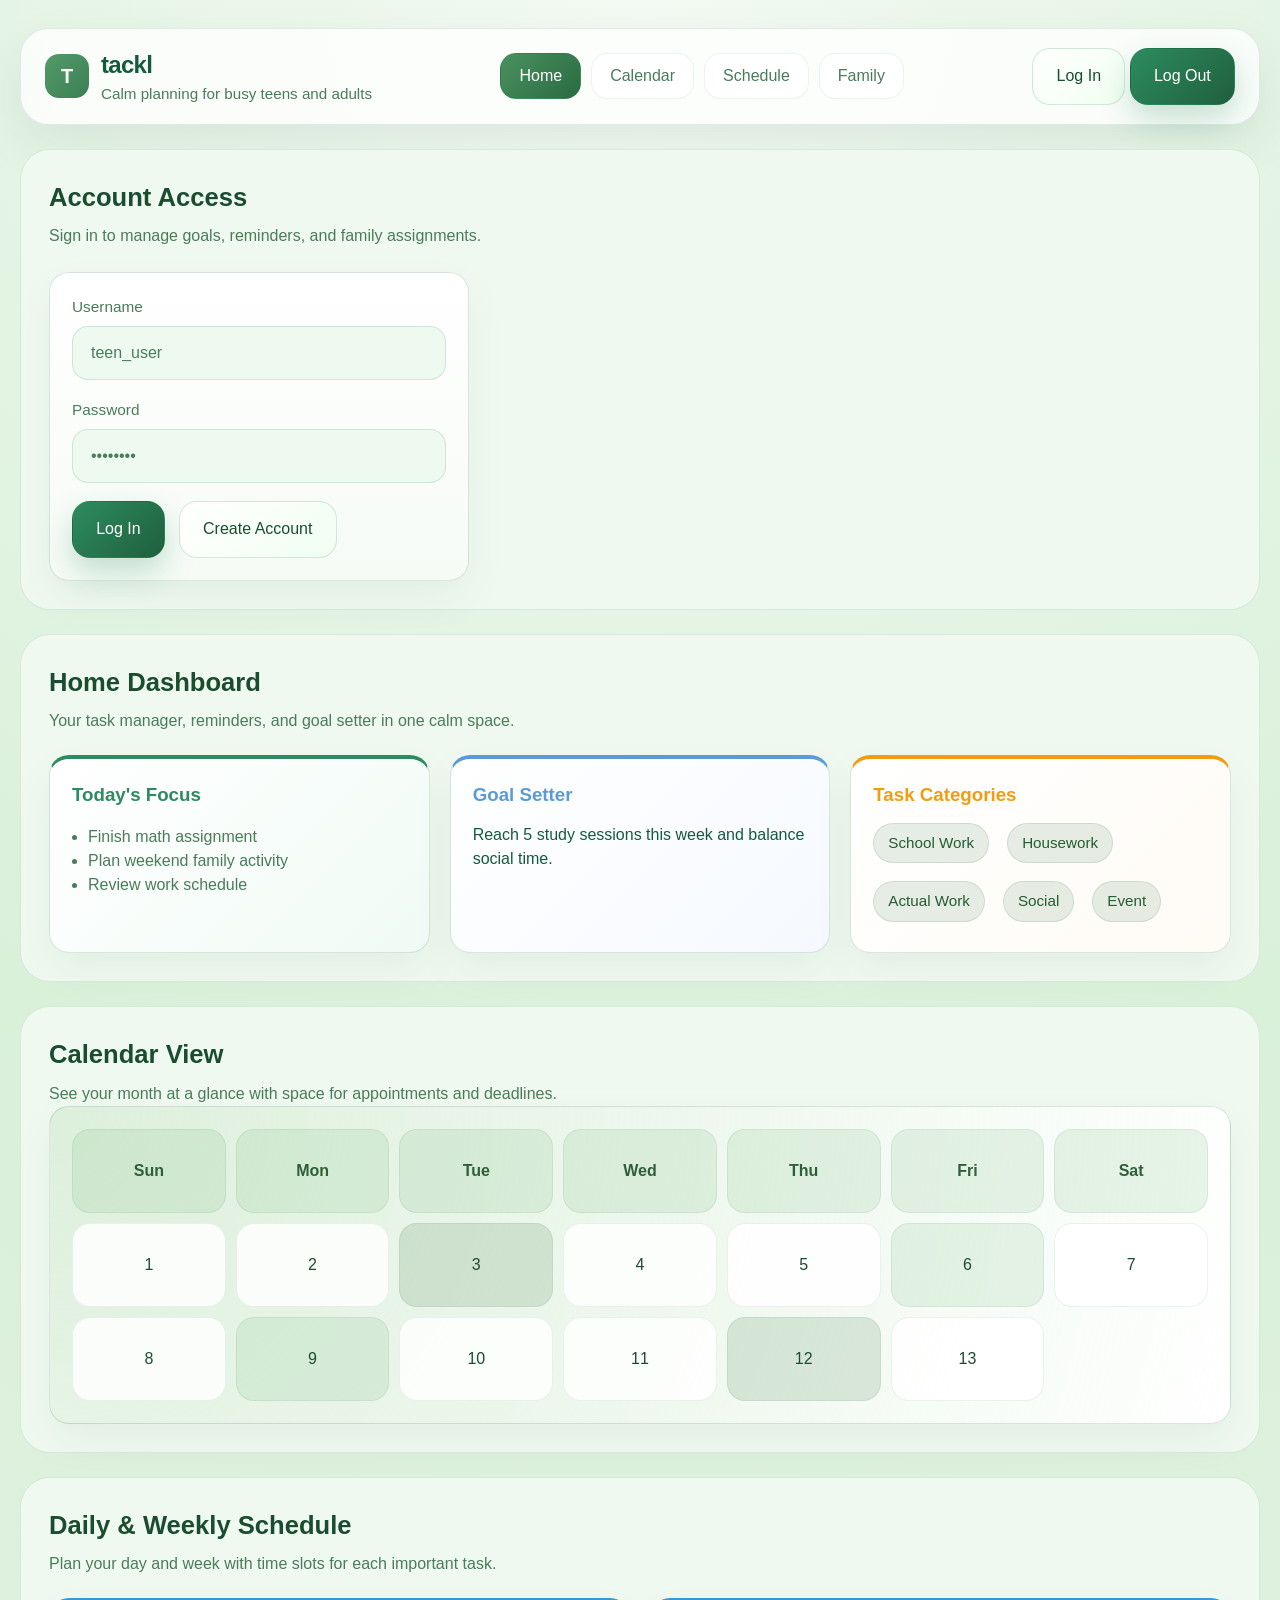
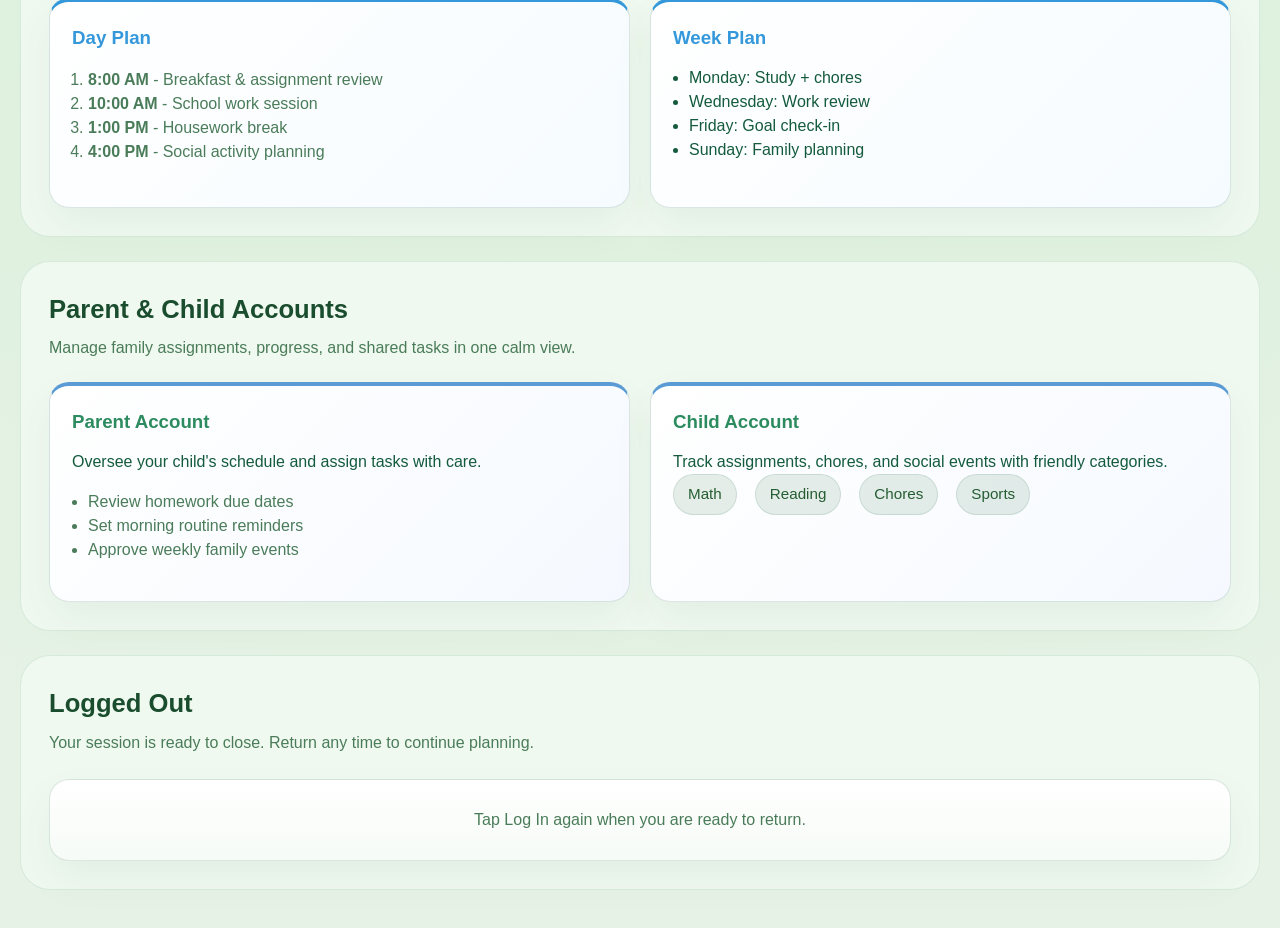
<file: index.html>
<!DOCTYPE html>
<html lang="en">
<head>
  <meta charset="UTF-8">
  <meta name="viewport" content="width=device-width, initial-scale=1.0">
  <title>Tackl Planner</title>
  <link rel="stylesheet" href="css/base.css">
  <link rel="stylesheet" href="css/theme.css">
  <link rel="stylesheet" href="css/layout.css">
  <link rel="stylesheet" href="css/windows.css">
  <link rel="stylesheet" href="css/buttons.css">
  <link rel="stylesheet" href="css/tabs.css">
</head>
<body>
  <div class="app-window">
    <header class="top-bar">
      <div class="brand">
        <span class="brand-mark">T</span>
        <div>
          <h1>tackl</h1>
          <p>Calm planning for busy teens and adults</p>
        </div>
      </div>
      <nav class="nav-tabs">
        <a href="#home" class="tab active">Home</a>
        <a href="#calendar" class="tab">Calendar</a>
        <a href="#schedule" class="tab">Schedule</a>
        <a href="#family" class="tab">Family</a>
      </nav>
      <div class="actions">
        <a href="#login" class="button button-secondary">Log In</a>
        <a href="#logout" class="button button-primary">Log Out</a>
      </div>
    </header>

    <main class="content">
      <section id="login" class="section window-panel">
        <div class="panel-header">
          <h2>Account Access</h2>
          <p>Sign in to manage goals, reminders, and family assignments.</p>
        </div>
        <div class="panel-body">
          <div class="card login-card">
            <div class="input-group">
              <label>Username</label>
              <div class="input-field">teen_user</div>
            </div>
            <div class="input-group">
              <label>Password</label>
              <div class="input-field">••••••••</div>
            </div>
            <div class="button-row">
              <a class="button button-primary">Log In</a>
              <a class="button button-secondary">Create Account</a>
            </div>
          </div>
        </div>
      </section>

      <section id="home" class="section window-panel">
        <div class="panel-header">
          <h2>Home Dashboard</h2>
          <p>Your task manager, reminders, and goal setter in one calm space.</p>
        </div>
        <div class="panel-grid">
          <article class="card task-card">
            <h3>Today's Focus</h3>
            <ul>
              <li>Finish math assignment</li>
              <li>Plan weekend family activity</li>
              <li>Review work schedule</li>
            </ul>
          </article>
          <article class="card goal-card">
            <h3>Goal Setter</h3>
            <p>Reach 5 study sessions this week and balance social time.</p>
          </article>
          <article class="card category-card">
            <h3>Task Categories</h3>
            <div class="chip-list">
              <span class="chip">School Work</span>
              <span class="chip">Housework</span>
              <span class="chip">Actual Work</span>
              <span class="chip">Social</span>
              <span class="chip">Event</span>
            </div>
          </article>
        </div>
      </section>

      <section id="calendar" class="section window-panel">
        <div class="panel-header">
          <h2>Calendar View</h2>
          <p>See your month at a glance with space for appointments and deadlines.</p>
        </div>
        <div class="calendar-card card">
          <div class="calendar-grid">
            <div class="calendar-day header">Sun</div>
            <div class="calendar-day header">Mon</div>
            <div class="calendar-day header">Tue</div>
            <div class="calendar-day header">Wed</div>
            <div class="calendar-day header">Thu</div>
            <div class="calendar-day header">Fri</div>
            <div class="calendar-day header">Sat</div>
            <div class="calendar-day">1</div>
            <div class="calendar-day">2</div>
            <div class="calendar-day event">3</div>
            <div class="calendar-day">4</div>
            <div class="calendar-day">5</div>
            <div class="calendar-day task">6</div>
            <div class="calendar-day">7</div>
            <div class="calendar-day">8</div>
            <div class="calendar-day task">9</div>
            <div class="calendar-day">10</div>
            <div class="calendar-day">11</div>
            <div class="calendar-day event">12</div>
            <div class="calendar-day">13</div>
          </div>
        </div>
      </section>

      <section id="schedule" class="section window-panel">
        <div class="panel-header">
          <h2>Daily & Weekly Schedule</h2>
          <p>Plan your day and week with time slots for each important task.</p>
        </div>
        <div class="schedule-grid">
          <div class="card schedule-card">
            <h3>Day Plan</h3>
            <ol>
              <li><strong>8:00 AM</strong> - Breakfast & assignment review</li>
              <li><strong>10:00 AM</strong> - School work session</li>
              <li><strong>1:00 PM</strong> - Housework break</li>
              <li><strong>4:00 PM</strong> - Social activity planning</li>
            </ol>
          </div>
          <div class="card schedule-card">
            <h3>Week Plan</h3>
            <ul>
              <li>Monday: Study + chores</li>
              <li>Wednesday: Work review</li>
              <li>Friday: Goal check-in</li>
              <li>Sunday: Family planning</li>
            </ul>
          </div>
        </div>
      </section>

      <section id="family" class="section window-panel">
        <div class="panel-header">
          <h2>Parent & Child Accounts</h2>
          <p>Manage family assignments, progress, and shared tasks in one calm view.</p>
        </div>
        <div class="panel-grid family-grid">
          <article class="card family-card">
            <h3>Parent Account</h3>
            <p>Oversee your child's schedule and assign tasks with care.</p>
            <ul>
              <li>Review homework due dates</li>
              <li>Set morning routine reminders</li>
              <li>Approve weekly family events</li>
            </ul>
          </article>
          <article class="card family-card">
            <h3>Child Account</h3>
            <p>Track assignments, chores, and social events with friendly categories.</p>
            <div class="chip-list">
              <span class="chip">Math</span>
              <span class="chip">Reading</span>
              <span class="chip">Chores</span>
              <span class="chip">Sports</span>
            </div>
          </article>
        </div>
      </section>

      <section id="logout" class="section window-panel">
        <div class="panel-header">
          <h2>Logged Out</h2>
          <p>Your session is ready to close. Return any time to continue planning.</p>
        </div>
        <div class="panel-body">
          <div class="card logout-card">
            <p>Tap Log In again when you are ready to return.</p>
          </div>
        </div>
      </section>
    </main>
  </div>
</body>
</html>
</file>
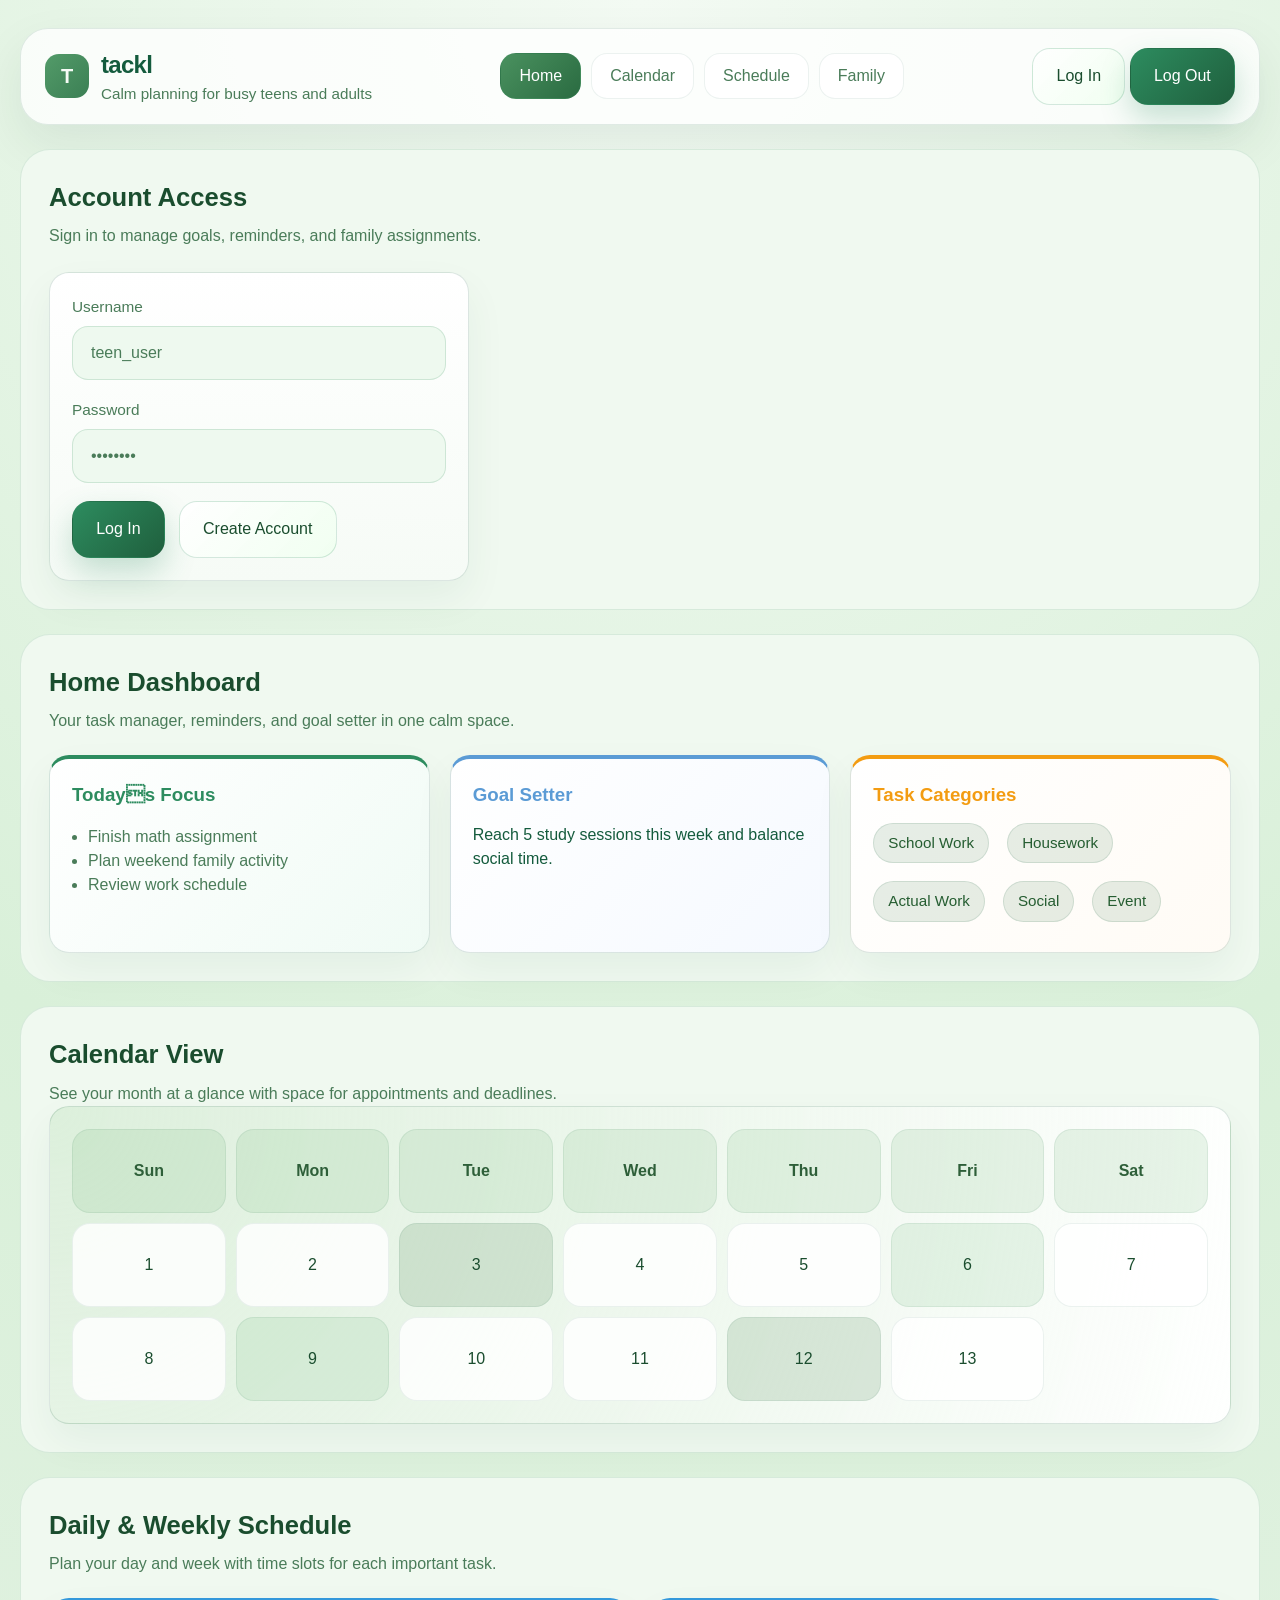
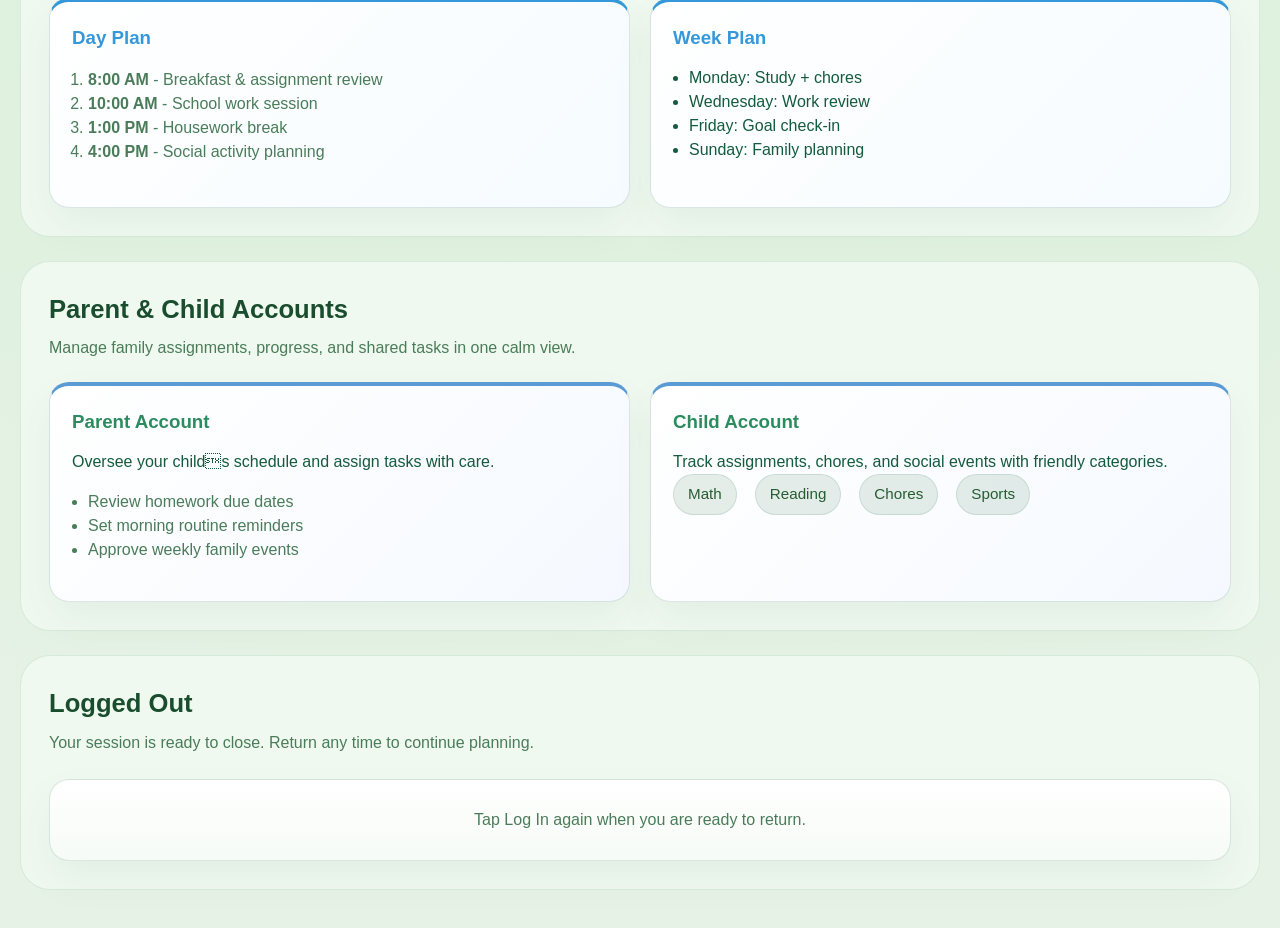
<file: index-static.html>
<!DOCTYPE html>
<html lang="en">
<head>
  <meta charset="UTF-8">
  <meta name="viewport" content="width=device-width, initial-scale=1.0">
  <title>Tackl Planner</title>
  <link rel="stylesheet" href="css/base.css">
  <link rel="stylesheet" href="css/theme.css">
  <link rel="stylesheet" href="css/layout.css">
  <link rel="stylesheet" href="css/windows.css">
  <link rel="stylesheet" href="css/buttons.css">
  <link rel="stylesheet" href="css/tabs.css">
</head>
<body>
  <div class="app-window">
    <header class="top-bar">
      <div class="brand">
        <span class="brand-mark">T</span>
        <div>
          <h1>tackl</h1>
          <p>Calm planning for busy teens and adults</p>
        </div>
      </div>
      <nav class="nav-tabs">
        <a href="#home" class="tab active">Home</a>
        <a href="#calendar" class="tab">Calendar</a>
        <a href="#schedule" class="tab">Schedule</a>
        <a href="#family" class="tab">Family</a>
      </nav>
      <div class="actions">
        <a href="#login" class="button button-secondary">Log In</a>
        <a href="#logout" class="button button-primary">Log Out</a>
      </div>
    </header>

    <main class="content">
      <section id="login" class="section window-panel">
        <div class="panel-header">
          <h2>Account Access</h2>
          <p>Sign in to manage goals, reminders, and family assignments.</p>
        </div>
        <div class="panel-body">
          <div class="card login-card">
            <div class="input-group">
              <label>Username</label>
              <div class="input-field">teen_user</div>
            </div>
            <div class="input-group">
              <label>Password</label>
              <div class="input-field">••••••••</div>
            </div>
            <div class="button-row">
              <a class="button button-primary">Log In</a>
              <a class="button button-secondary">Create Account</a>
            </div>
          </div>
        </div>
      </section>

      <section id="home" class="section window-panel">
        <div class="panel-header">
          <h2>Home Dashboard</h2>
          <p>Your task manager, reminders, and goal setter in one calm space.</p>
        </div>
        <div class="panel-grid">
          <article class="card task-card">
            <h3>Todays Focus</h3>
            <ul>
              <li>Finish math assignment</li>
              <li>Plan weekend family activity</li>
              <li>Review work schedule</li>
            </ul>
          </article>
          <article class="card goal-card">
            <h3>Goal Setter</h3>
            <p>Reach 5 study sessions this week and balance social time.</p>
          </article>
          <article class="card category-card">
            <h3>Task Categories</h3>
            <div class="chip-list">
              <span class="chip">School Work</span>
              <span class="chip">Housework</span>
              <span class="chip">Actual Work</span>
              <span class="chip">Social</span>
              <span class="chip">Event</span>
            </div>
          </article>
        </div>
      </section>

      <section id="calendar" class="section window-panel">
        <div class="panel-header">
          <h2>Calendar View</h2>
          <p>See your month at a glance with space for appointments and deadlines.</p>
        </div>
        <div class="calendar-card card">
          <div class="calendar-grid">
            <div class="calendar-day header">Sun</div>
            <div class="calendar-day header">Mon</div>
            <div class="calendar-day header">Tue</div>
            <div class="calendar-day header">Wed</div>
            <div class="calendar-day header">Thu</div>
            <div class="calendar-day header">Fri</div>
            <div class="calendar-day header">Sat</div>
            <div class="calendar-day">1</div>
            <div class="calendar-day">2</div>
            <div class="calendar-day event">3</div>
            <div class="calendar-day">4</div>
            <div class="calendar-day">5</div>
            <div class="calendar-day task">6</div>
            <div class="calendar-day">7</div>
            <div class="calendar-day">8</div>
            <div class="calendar-day task">9</div>
            <div class="calendar-day">10</div>
            <div class="calendar-day">11</div>
            <div class="calendar-day event">12</div>
            <div class="calendar-day">13</div>
          </div>
        </div>
      </section>

      <section id="schedule" class="section window-panel">
        <div class="panel-header">
          <h2>Daily & Weekly Schedule</h2>
          <p>Plan your day and week with time slots for each important task.</p>
        </div>
        <div class="schedule-grid">
          <div class="card schedule-card">
            <h3>Day Plan</h3>
            <ol>
              <li><strong>8:00 AM</strong> - Breakfast & assignment review</li>
              <li><strong>10:00 AM</strong> - School work session</li>
              <li><strong>1:00 PM</strong> - Housework break</li>
              <li><strong>4:00 PM</strong> - Social activity planning</li>
            </ol>
          </div>
          <div class="card schedule-card">
            <h3>Week Plan</h3>
            <ul>
              <li>Monday: Study + chores</li>
              <li>Wednesday: Work review</li>
              <li>Friday: Goal check-in</li>
              <li>Sunday: Family planning</li>
            </ul>
          </div>
        </div>
      </section>

      <section id="family" class="section window-panel">
        <div class="panel-header">
          <h2>Parent & Child Accounts</h2>
          <p>Manage family assignments, progress, and shared tasks in one calm view.</p>
        </div>
        <div class="panel-grid family-grid">
          <article class="card family-card">
            <h3>Parent Account</h3>
            <p>Oversee your childs schedule and assign tasks with care.</p>
            <ul>
              <li>Review homework due dates</li>
              <li>Set morning routine reminders</li>
              <li>Approve weekly family events</li>
            </ul>
          </article>
          <article class="card family-card">
            <h3>Child Account</h3>
            <p>Track assignments, chores, and social events with friendly categories.</p>
            <div class="chip-list">
              <span class="chip">Math</span>
              <span class="chip">Reading</span>
              <span class="chip">Chores</span>
              <span class="chip">Sports</span>
            </div>
          </article>
        </div>
      </section>

      <section id="logout" class="section window-panel">
        <div class="panel-header">
          <h2>Logged Out</h2>
          <p>Your session is ready to close. Return any time to continue planning.</p>
        </div>
        <div class="panel-body">
          <div class="card logout-card">
            <p>Tap Log In again when you are ready to return.</p>
          </div>
        </div>
      </section>
    </main>
  </div>
</body>
</html>
</file>
<file: css/base.css>
:root {
  color-scheme: light;
  font-family: Inter, 'Segoe UI', sans-serif;
  line-height: 1.5;
  background-color: #eaf5ea;
  color: #145b3d;
}

* {
  box-sizing: border-box;
}

html, body {
  margin: 0;
  min-height: 100%;
}

body {
  background: radial-gradient(circle at top, #f3faf3 0%, #d9f0d9 45%, #e7f2e7 100%);
}

img, svg {
  display: block;
  max-width: 100%;
}

button, a {
  text-decoration: none;
}

h1, h2, h3, p, ul, ol {
  margin: 0;
}

ul, ol {
  padding-left: 1rem;
}

button, .button {
  font: inherit;
}
</file>
<file: css/theme.css>
/* Theme variables represent the calming green palette with vibrant accents. */
:root {
  --bg-primary: #f3faf3;
  --bg-surface: #ffffff;
  --bg-soft: #d9f0d9;
  --panel: #f0f9f0;
  --border: rgba(20, 91, 61, 0.15);
  --text-primary: #1a4d2e;
  --text-secondary: #4a7c59;
  --accent: #2d8c5f;
  --accent-soft: #76bf7f;
  --accent-bright: #00d084;
  --secondary: #5b9bd5;
  --secondary-soft: #a8d5f7;
  --warning: #f39c12;
  --success: #27ae60;
  --info: #3498db;
  --shadow: 0 20px 50px rgba(18, 55, 33, 0.08);
  --shadow-soft: 0 4px 12px rgba(18, 55, 33, 0.04);
}

/* Encapsulation: component objects keep their own layout and visual style. */
.component {
  background: var(--bg-surface);
  border: 1px solid var(--border);
  border-radius: 24px;
  box-shadow: var(--shadow);
}

.card {
  background: var(--bg-surface);
  border: 1px solid var(--border);
  border-radius: 20px;
  padding: 22px;
  box-shadow: 0 18px 40px rgba(24, 81, 46, 0.06);
}

.window-panel {
  background: var(--panel);
  border: 1px solid rgba(58, 143, 95, 0.14);
}

.panel-header h2 {
  color: var(--text-primary);
  font-size: clamp(1.35rem, 2vw, 1.8rem);
}

.panel-header p {
  color: var(--text-secondary);
  margin-top: 0.5rem;
}

.input-field {
  background: #eef9ef;
  border: 1px solid rgba(58, 143, 95, 0.18);
  border-radius: 16px;
  color: var(--text-secondary);
  padding: 14px 18px;
}

.chip {
  display: inline-flex;
  align-items: center;
  padding: 9px 14px;
  border-radius: 999px;
  background: rgba(58, 143, 95, 0.12);
  color: #1f5c3d;
  margin: 0 0.5rem 0.5rem 0;
  font-size: 0.95rem;
}

.task-card h3,
.goal-card h3,
.category-card h3,
.schedule-card h3,
.family-card h3,
.logout-card h3 {
  margin-bottom: 0.85rem;
  color: var(--accent);
}

.task-card h3 {
  color: var(--accent);
}

.goal-card h3,
.workload-card h3 {
  color: var(--secondary);
}

.category-card h3 {
  color: var(--warning);
}

.schedule-card h3 {
  color: var(--info);
}

.quote-card h3 {
  color: var(--accent-bright);
}

.task-card ul,
.schedule-card ol,
.family-card ul {
  color: var(--text-secondary);
  margin-top: 1rem;
}
</file>
<file: css/layout.css>
body {
  min-height: 100vh;
}

.app-window {
  max-width: 1320px;
  margin: 0 auto;
  padding: 28px 20px 38px;
}

.top-bar {
  display: flex;
  flex-wrap: wrap;
  gap: 16px;
  align-items: center;
  justify-content: space-between;
  padding: 18px 24px;
  background: rgba(255, 255, 255, 0.78);
  border-radius: 28px;
  border: 1px solid rgba(20, 91, 61, 0.12);
  box-shadow: 0 20px 50px rgba(18, 55, 33, 0.08);
}

.app-layout {
  display: grid;
  grid-template-columns: 280px minmax(0, 1fr);
  gap: 24px;
  align-items: start;
  margin-top: 24px;
}

.main-column {
  display: flex;
  flex-direction: column;
  gap: 24px;
}

.sidebar {
  position: sticky;
  top: 20px;
  align-self: start;
  display: grid;
  gap: 20px;
  padding: 24px;
  border-radius: 28px;
  background: rgba(255, 255, 255, 0.92);
  border: 1px solid rgba(20, 91, 61, 0.12);
  box-shadow: 0 24px 40px rgba(18, 55, 33, 0.06);
}

.sidebar-brand {
  display: flex;
  align-items: center;
  gap: 12px;
}

.sidebar-brand h2 {
  margin: 0;
  font-size: 1.05rem;
}

.sidebar-brand p {
  margin: 0;
  color: var(--text-secondary);
  font-size: 0.95rem;
}

.sidebar-nav {
  display: grid;
  gap: 16px;
}

.sidebar-link {
  display: inline-flex;
  align-items: center;
  padding: 12px 16px;
  border-radius: 18px;
  color: var(--text-secondary);
  background: rgba(255, 255, 255, 0.92);
  border: 1px solid rgba(45, 140, 95, 0.12);
  text-decoration: none;
  transition: all 0.25s ease;
  border-left: 4px solid transparent;
}

.sidebar-link.active {
  color: #ffffff;
  background: linear-gradient(135deg, #4a915f, #2a6b41);
  border-color: rgba(58, 143, 95, 0.22);
  border-left-color: var(--accent-bright);
}

.sidebar-link:hover {
  background: linear-gradient(135deg, rgba(76, 191, 127, 0.1), rgba(45, 140, 95, 0.08));
  border-left-color: var(--accent);
}

.sidebar-footer {
  display: grid;
  gap: 12px;
  padding-top: 14px;
  border-top: 1px solid rgba(20, 91, 61, 0.08);
}

.sidebar-footer .account-badge {
  display: inline-block;
  color: var(--text-secondary);
}

.sidebar-logout {
  justify-self: start;
}

.brand {
  display: flex;
  align-items: center;
  gap: 12px;
}

.brand-mark {
  width: 44px;
  height: 44px;
  display: grid;
  place-items: center;
  border-radius: 14px;
  background: linear-gradient(135deg, #539b69, #3b7f54);
  color: #f6fcf6;
  font-size: 1.25rem;
  font-weight: 700;
}

.brand h1 {
  font-size: 1.5rem;
  letter-spacing: -0.03em;
  text-transform: lowercase;
}

.brand p {
  color: var(--text-secondary);
  font-size: 0.95rem;
}

.content {
  margin-top: 24px;
  display: grid;
  gap: 24px;
}

.section {
  padding: 26px;
  border-radius: 28px;
}

.panel-body,
.panel-grid,
.schedule-grid,
.family-grid {
  margin-top: 22px;
}

.panel-grid {
  display: grid;
  grid-template-columns: repeat(3, minmax(220px, 1fr));
  gap: 20px;
}

.schedule-grid,
.family-grid {
  display: grid;
  grid-template-columns: repeat(2, minmax(260px, 1fr));
  gap: 20px;
}

.login-card {
  display: grid;
  gap: 18px;
  max-width: 420px;
}

.input-group {
  display: grid;
  gap: 0.5rem;
}

.input-group label {
  color: var(--text-secondary);
  font-size: 0.96rem;
}

.button-row {
  display: flex;
  flex-wrap: wrap;
  gap: 14px;
}

.checkbox-row {
  display: flex;
  flex-wrap: wrap;
  gap: 12px;
}

.checkbox-label {
  display: inline-flex;
  align-items: center;
  gap: 8px;
  padding: 10px 14px;
  border-radius: 16px;
  background: rgba(82, 138, 90, 0.12);
  border: 1px solid rgba(20, 91, 61, 0.12);
  cursor: pointer;
  color: var(--text-secondary);
  font-size: 0.95rem;
}

.workload-card .gauge {
  height: 18px;
  border-radius: 999px;
  background: linear-gradient(90deg, rgba(45, 140, 95, 0.1), rgba(91, 155, 213, 0.1));
  overflow: hidden;
  margin: 18px 0;
  border: 1px solid rgba(45, 140, 95, 0.15);
}

.workload-card .gauge-fill {
  width: 0;
  height: 100%;
  background: linear-gradient(90deg, #00d084, #5b9bd5, #3a8f5f);
  transition: width 0.3s ease;
  box-shadow: 0 0 8px rgba(0, 208, 132, 0.4);
}

.workload-card .workload-text {
  margin-top: 0;
  color: var(--text-secondary);
}

.task-list {
  display: grid;
  gap: 12px;
  margin-top: 16px;
}

.task-item {
  padding: 14px 16px;
  border-radius: 20px;
  background: linear-gradient(135deg, #ffffff 0%, #f5fdf5 100%);
  border: 1px solid rgba(45, 140, 95, 0.15);
  border-left: 4px solid var(--accent);
}

.task-item.completed,
.time-task.completed {
  opacity: 0.78;
  border-left-color: rgba(200, 200, 200, 0.5);
}

.task-item.completed strong,
.time-task.completed strong {
  display: block;
  margin-bottom: 4px;
  text-decoration: line-through;
}

.task-item strong,
.time-task strong {
  display: block;
  margin-bottom: 4px;
}

.task-actions {
  display: flex;
  flex-wrap: wrap;
  gap: 10px;
  margin-top: 10px;
}

.today-task-window {
  grid-column: span 2;
  padding: 22px;
  background: linear-gradient(135deg, rgba(45, 140, 95, 0.06), rgba(76, 191, 127, 0.08));
  border: 2px solid rgba(45, 140, 95, 0.2);
  border-left: 6px solid var(--accent-bright);
  border-radius: 24px;
  box-shadow: 0 18px 40px rgba(24, 81, 46, 0.06);
}

.today-window-header {
  display: grid;
  gap: 10px;
  margin-bottom: 14px;
}

.today-window-header h3 {
  margin: 0;
}

.today-window-header p {
  margin: 0;
  color: var(--text-secondary);
}

.task-action-form {
  margin: 0;
}

.wide-schedule-card {
  grid-column: 1 / -1;
}

.wide-week-schedule {
  display: grid;
  grid-template-columns: repeat(7, minmax(180px, 1fr));
  gap: 14px;
  margin-top: 16px;
  overflow-x: auto;
  padding-bottom: 10px;
}

.wide-week-schedule .day-column {
  background: linear-gradient(135deg, #ffffff 0%, #f5fbf8 100%);
  border: 1px solid rgba(45, 140, 95, 0.2);
  border-top: 3px solid var(--accent-soft);
  border-radius: 20px;
  padding: 16px;
  display: flex;
  flex-direction: column;
  gap: 10px;
  min-height: 160px;
}

.wide-week-schedule .day-column strong {
  display: block;
  font-size: 0.95rem;
  color: var(--accent);
  font-weight: 600;
}

.wide-week-schedule .day-column small {
  display: block;
  color: var(--text-secondary);
  font-size: 0.82rem;
}

.wide-week-schedule .day-task {
  padding: 10px 12px;
  border-radius: 16px;
  background: linear-gradient(135deg, rgba(45, 140, 95, 0.08), rgba(76, 191, 127, 0.06));
  border: 1px solid rgba(45, 140, 95, 0.15);
  border-left: 3px solid var(--accent-bright);
}

.wide-week-schedule .day-task.completed strong {
  text-decoration: line-through;
}

@media (max-width: 1280px) {
  .wide-week-schedule {
    grid-template-columns: repeat(4, minmax(120px, 1fr));
  }
}

@media (max-width: 900px) {
  .wide-week-schedule {
    grid-template-columns: repeat(2, minmax(120px, 1fr));
  }
}

@media (max-width: 640px) {
  .panel-grid {
    grid-template-columns: 1fr;
  }
  .wide-week-schedule {
    grid-template-columns: 1fr;
  }
}

.task-item small {
  color: var(--text-secondary);
}

.chip-list {
  display: flex;
  flex-wrap: wrap;
  gap: 10px;
}

.chip {
  display: inline-flex;
  align-items: center;
  padding: 8px 14px;
  border-radius: 999px;
  background: rgba(82, 138, 90, 0.14);
  border: 1px solid rgba(20, 91, 61, 0.12);
  color: #255d31;
  font-size: 0.95rem;
}

.category-entry {
  display: grid;
  grid-template-columns: 1fr auto;
  gap: 10px;
  margin-top: 12px;
}

.calendar-card {
  padding: 22px;
}

.calendar-grid {
  display: grid;
  gap: 10px;
  grid-template-columns: repeat(7, minmax(120px, 1fr));
}

.calendar-grid.month-view {
  grid-auto-rows: minmax(90px, auto);
}

.calendar-month-header {
  margin-bottom: 18px;
}

.calendar-month-header h3 {
  margin: 0;
}

.calendar-day {
  min-height: 84px;
  border-radius: 18px;
  display: grid;
  place-items: center;
  color: var(--text-primary);
  background: rgba(255, 255, 255, 0.82);
  border: 1px solid rgba(20, 91, 61, 0.08);
}

.calendar-day.header {
  font-weight: 700;
  color: #2e5f39;
  background: rgba(116, 183, 127, 0.16);
}

.day-badge {
  display: inline-flex;
  margin-top: 6px;
  padding: 4px 8px;
  border-radius: 999px;
  background: rgba(40, 114, 57, 0.12);
  color: #2e5f39;
  font-size: 0.8rem;
}

.calendar-day.task {
  background: rgba(118, 189, 132, 0.16);
}

.calendar-day.event {
  background: rgba(82, 138, 90, 0.18);
}

@media (max-width: 960px) {
  .top-bar {
    flex-direction: column;
    align-items: stretch;
  }

  .app-layout {
    grid-template-columns: 1fr;
  }

  .sidebar {
    position: relative;
    top: auto;
  }

  .nav-tabs {
    justify-content: center;
  }

  .panel-grid,
  .schedule-grid,
  .family-grid {
    grid-template-columns: 1fr;
  }
}

.week-calendar-card .week-calendar-grid {
  display: grid;
  grid-template-columns: repeat(7, minmax(0, 1fr));
  gap: 10px;
}

.week-day-card {
  background: rgba(255, 255, 255, 0.92);
  border: 1px solid rgba(20, 91, 61, 0.12);
  border-radius: 20px;
  padding: 14px;
  min-height: 120px;
}

.week-day-name {
  display: block;
  font-weight: 700;
  margin-bottom: 6px;
}

.week-day-date {
  display: block;
  color: var(--text-secondary);
  margin-bottom: 12px;
}

.week-day-tasks {
  display: grid;
  gap: 8px;
}

.mini-task {
  padding: 8px 10px;
  border-radius: 16px;
  background: rgba(82, 138, 90, 0.12);
  border: 1px solid rgba(20, 91, 61, 0.1);
  color: var(--text-secondary);
}

/* Time-based schedule */
.time-schedule {
  display: grid;
  grid-template-columns: repeat(3, 1fr);
  gap: 14px;
  margin-top: 16px;
}

.time-slot {
  padding: 14px 16px;
  border-radius: 20px;
  background: rgba(255, 255, 255, 0.94);
  border: 1px solid rgba(20, 91, 61, 0.1);
}

.time-slot strong {
  display: block;
  margin-bottom: 10px;
  color: #2e5f39;
}

.time-slot .hint-text {
  display: block;
}

.time-task {
  padding: 8px 10px;
  margin-top: 8px;
  border-radius: 14px;
  background: rgba(82, 138, 90, 0.12);
  border: 1px solid rgba(20, 91, 61, 0.1);
  display: grid;
  gap: 3px;
}

.time-task .task-time {
  color: #2e5f39;
  font-weight: 600;
}

.time-task strong {
  font-size: 0.95rem;
  display: block;
}

.time-task .task-category {
  color: var(--text-secondary);
  font-size: 0.85rem;
}

/* Week-based schedule */
.week-schedule {
  display: grid;
  grid-template-columns: repeat(7, 1fr);
  gap: 10px;
  margin-top: 16px;
}

.day-column {
  padding: 12px 10px;
  border-radius: 16px;
  background: rgba(255, 255, 255, 0.94);
  border: 1px solid rgba(20, 91, 61, 0.1);
  text-align: center;
  display: flex;
  flex-direction: column;
  gap: 6px;
}

.day-column strong {
  display: block;
  color: #2e5f39;
  font-size: 0.95rem;
}

.day-column > small {
  display: block;
  color: var(--text-secondary);
  font-size: 0.8rem;
}

.day-column .hint-text {
  color: var(--text-secondary);
  font-size: 0.85rem;
}

/* Motivational Quote Card */
.quote-card {
  background: linear-gradient(135deg, rgba(45, 140, 95, 0.08), rgba(76, 191, 127, 0.12));
  border: 2px solid rgba(45, 140, 95, 0.24);
  position: relative;
  overflow: hidden;
}

.quote-card::before {
  content: '';
  position: absolute;
  top: 0;
  right: 0;
  width: 120px;
  height: 120px;
  background: radial-gradient(circle, rgba(45, 140, 95, 0.08), transparent);
  border-radius: 50%;
}

.quote-card h3 {
  color: var(--accent);
  position: relative;
  z-index: 1;
}

.quote-box {
  position: relative;
  z-index: 1;
  padding: 20px 16px;
  background: rgba(255, 255, 255, 0.5);
  border-radius: 16px;
  margin: 14px 0;
  border-left: 4px solid var(--accent-bright);
}

.quote-text {
  font-size: 1.05rem;
  font-weight: 600;
  color: var(--text-primary);
  margin: 0;
  line-height: 1.5;
  font-style: italic;
}

.day-tasks {
  display: grid;
  gap: 6px;
  margin-top: 4px;
}

.week-task {
  padding: 6px 8px;
  border-radius: 12px;
  background: rgba(82, 138, 90, 0.12);
  border: 1px solid rgba(20, 91, 61, 0.1);
  display: grid;
  gap: 2px;
  font-size: 0.85rem;
}

.week-task strong {
  display: block;
  font-size: 0.85rem;
  word-break: break-word;
}

.week-task small {
  display: block;
  color: var(--text-secondary);
  font-size: 0.75rem;
}
</file>
<file: css/windows.css>
/* Windows and cards behave like objects with shared styling and specialized variants. */
.window-panel {
  padding: 28px;
  border-radius: 30px;
}

.panel-header {
  max-width: 720px;
}

.panel-body {
  margin-top: 24px;
}

.card {
  background: linear-gradient(180deg, #ffffff 0%, #f6fbf6 100%);
}

.task-card {
  min-height: 190px;
  background: linear-gradient(135deg, #ffffff 0%, #f0fbf5 100%);
  border-top: 4px solid var(--accent);
}

.goal-card {
  min-height: 190px;
  background: linear-gradient(135deg, #ffffff 0%, #f5f9ff 100%);
  border-top: 4px solid var(--secondary);
}

.category-card {
  min-height: 190px;
  background: linear-gradient(135deg, #ffffff 0%, #fffbf5 100%);
  border-top: 4px solid var(--warning);
}

.schedule-card {
  min-height: 210px;
  background: linear-gradient(135deg, #ffffff 0%, #f5fbff 100%);
  border-top: 4px solid var(--info);
}

.family-card {
  min-height: 220px;
  background: linear-gradient(135deg, #ffffff 0%, #f5f9ff 100%);
  border-top: 4px solid var(--secondary);
}

.quote-card {
  background: linear-gradient(135deg, #ffffff 0%, #f5fbf8 100%);
  border-top: 4px solid var(--accent-bright);
}

.logout-card {
  padding: 28px;
  text-align: center;
  color: var(--text-secondary);
}

.calendar-card {
  background: radial-gradient(circle at top left, rgba(112, 187, 107, 0.15), rgba(255, 255, 255, 0.92));
}
</file>
<file: css/buttons.css>
/* Abstraction: buttons expose a simple interface while internals stay styled inside the base class. */
.button {
  display: inline-flex;
  align-items: center;
  justify-content: center;
  padding: 0.95rem 1.45rem;
  border-radius: 18px;
  border: 1px solid transparent;
  cursor: pointer;
  transition: transform 0.2s ease, box-shadow 0.2s ease, background-color 0.25s ease;
  font-weight: 500;
}

.button:hover {
  transform: scale(1.08);
  box-shadow: 0 8px 16px rgba(0, 0, 0, 0.12);
}

.button-primary {
  color: #ffffff;
  background: linear-gradient(135deg, #2d8c5f, #1f5f3d);
  box-shadow: 0 14px 30px rgba(45, 140, 95, 0.25);
}

.button-primary:hover {
  box-shadow: 0 16px 36px rgba(45, 140, 95, 0.3);
}

.button-secondary {
  color: var(--text-primary);
  background: linear-gradient(135deg, rgba(255, 255, 255, 0.94), rgba(240, 255, 240, 0.96));
  border-color: rgba(45, 140, 95, 0.2);
}

.button-secondary:hover {
  border-color: rgba(45, 140, 95, 0.35);
  box-shadow: 0 8px 16px rgba(0, 0, 0, 0.08);
}

.button:focus-visible {
  outline: 3px solid rgba(45, 140, 95, 0.32);
  outline-offset: 2px;
}
</file>
<file: css/tabs.css>
/* Polymorphism: tabs use a shared base style with active and default variants. */
.nav-tabs {
  display: flex;
  flex-wrap: wrap;
  gap: 10px;
}

.tab {
  display: inline-flex;
  align-items: center;
  justify-content: center;
  padding: 10px 18px;
  border-radius: 16px;
  color: var(--text-secondary);
  background: rgba(255, 255, 255, 0.9);
  border: 1px solid rgba(20, 91, 61, 0.08);
}

.tab.active {
  color: #ffffff;
  background: linear-gradient(135deg, #4a915f, #2a6b41);
  border-color: rgba(58, 143, 95, 0.22);
}

.tab:hover {
  background: rgba(255, 255, 255, 0.98);
}
</file>
